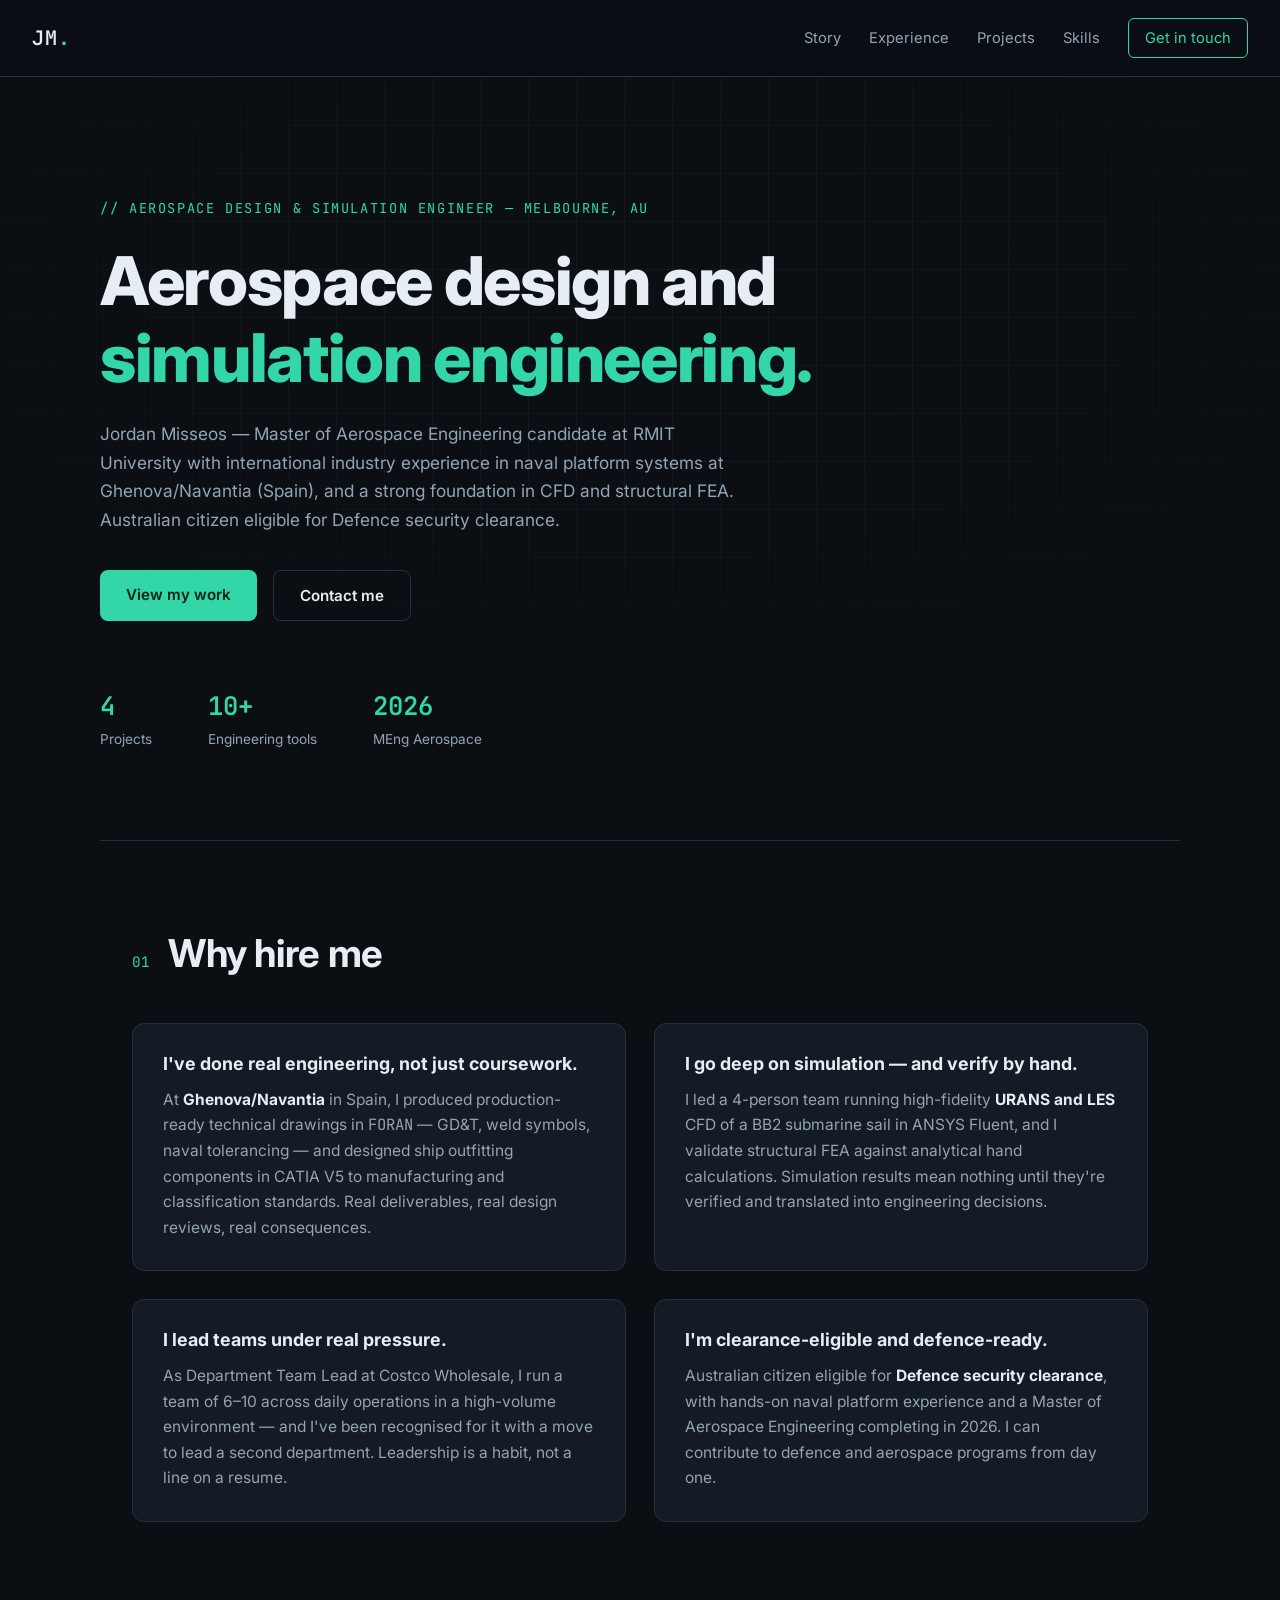
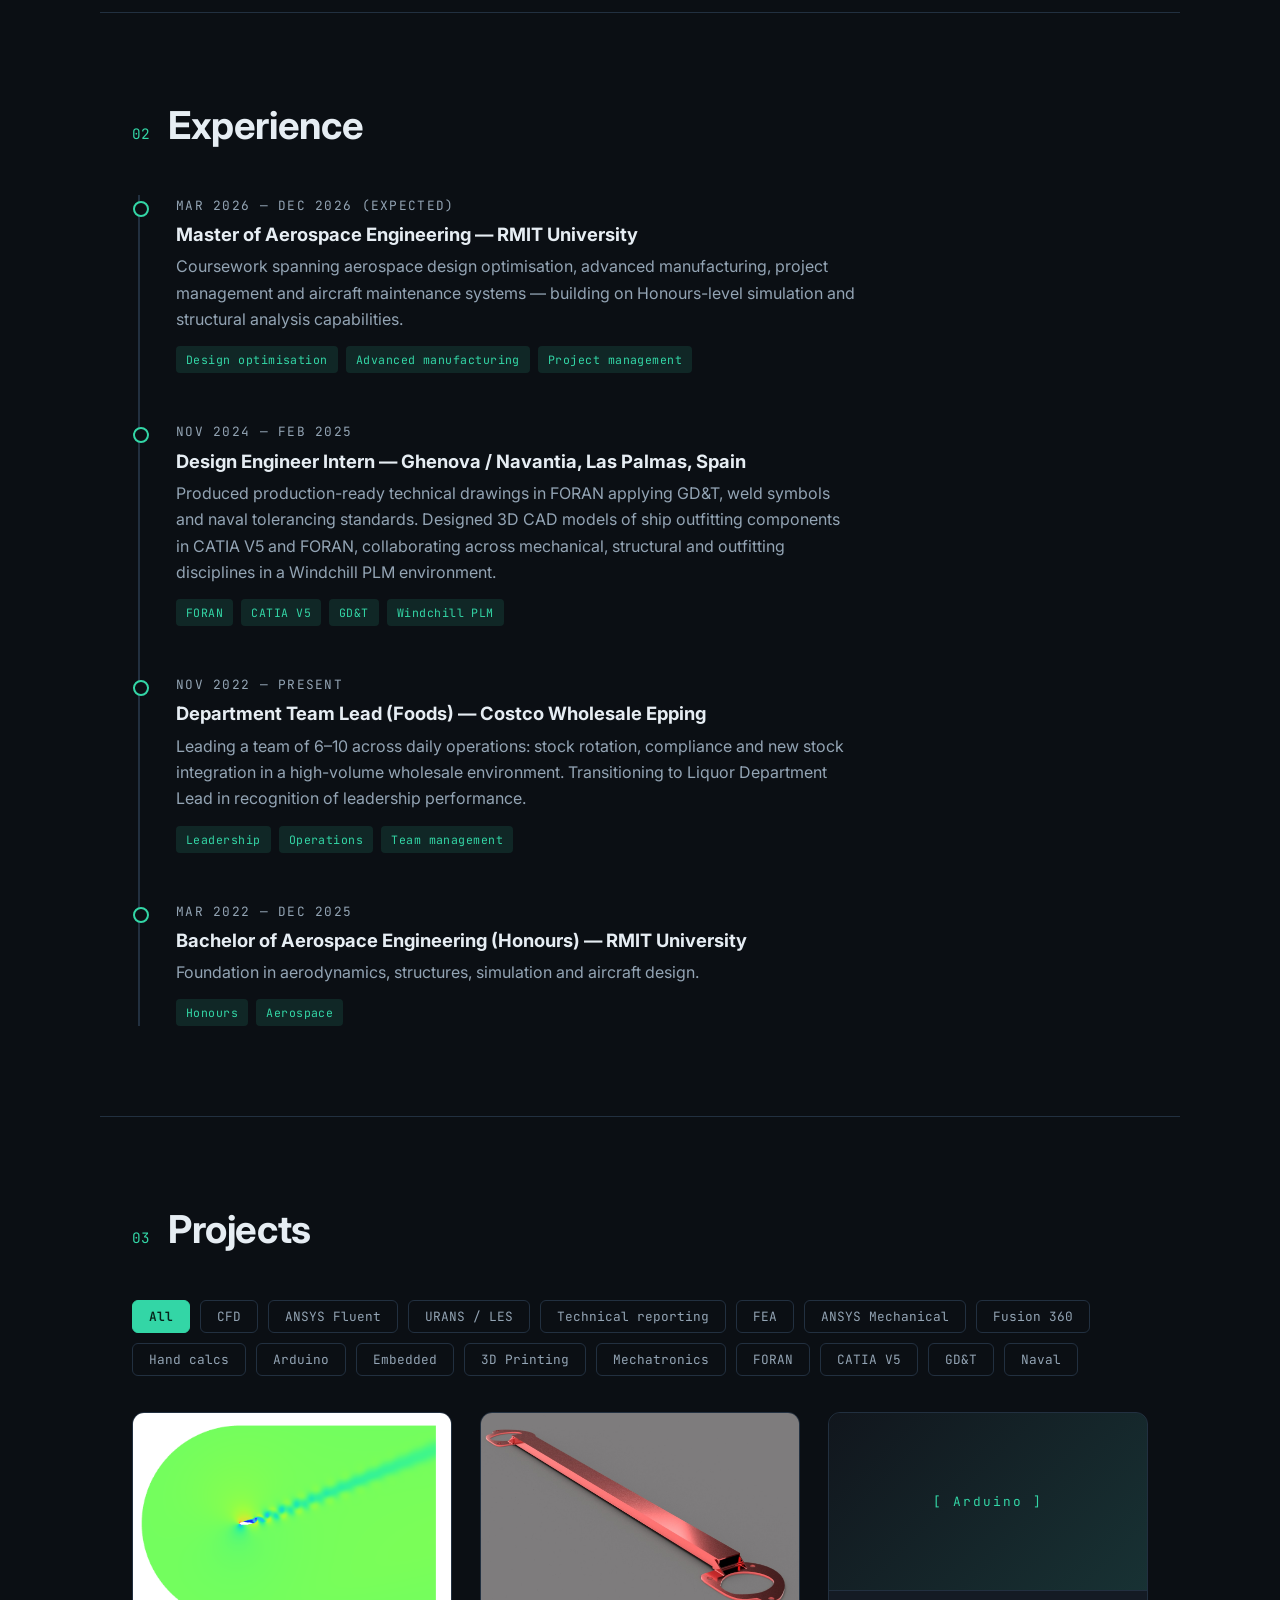
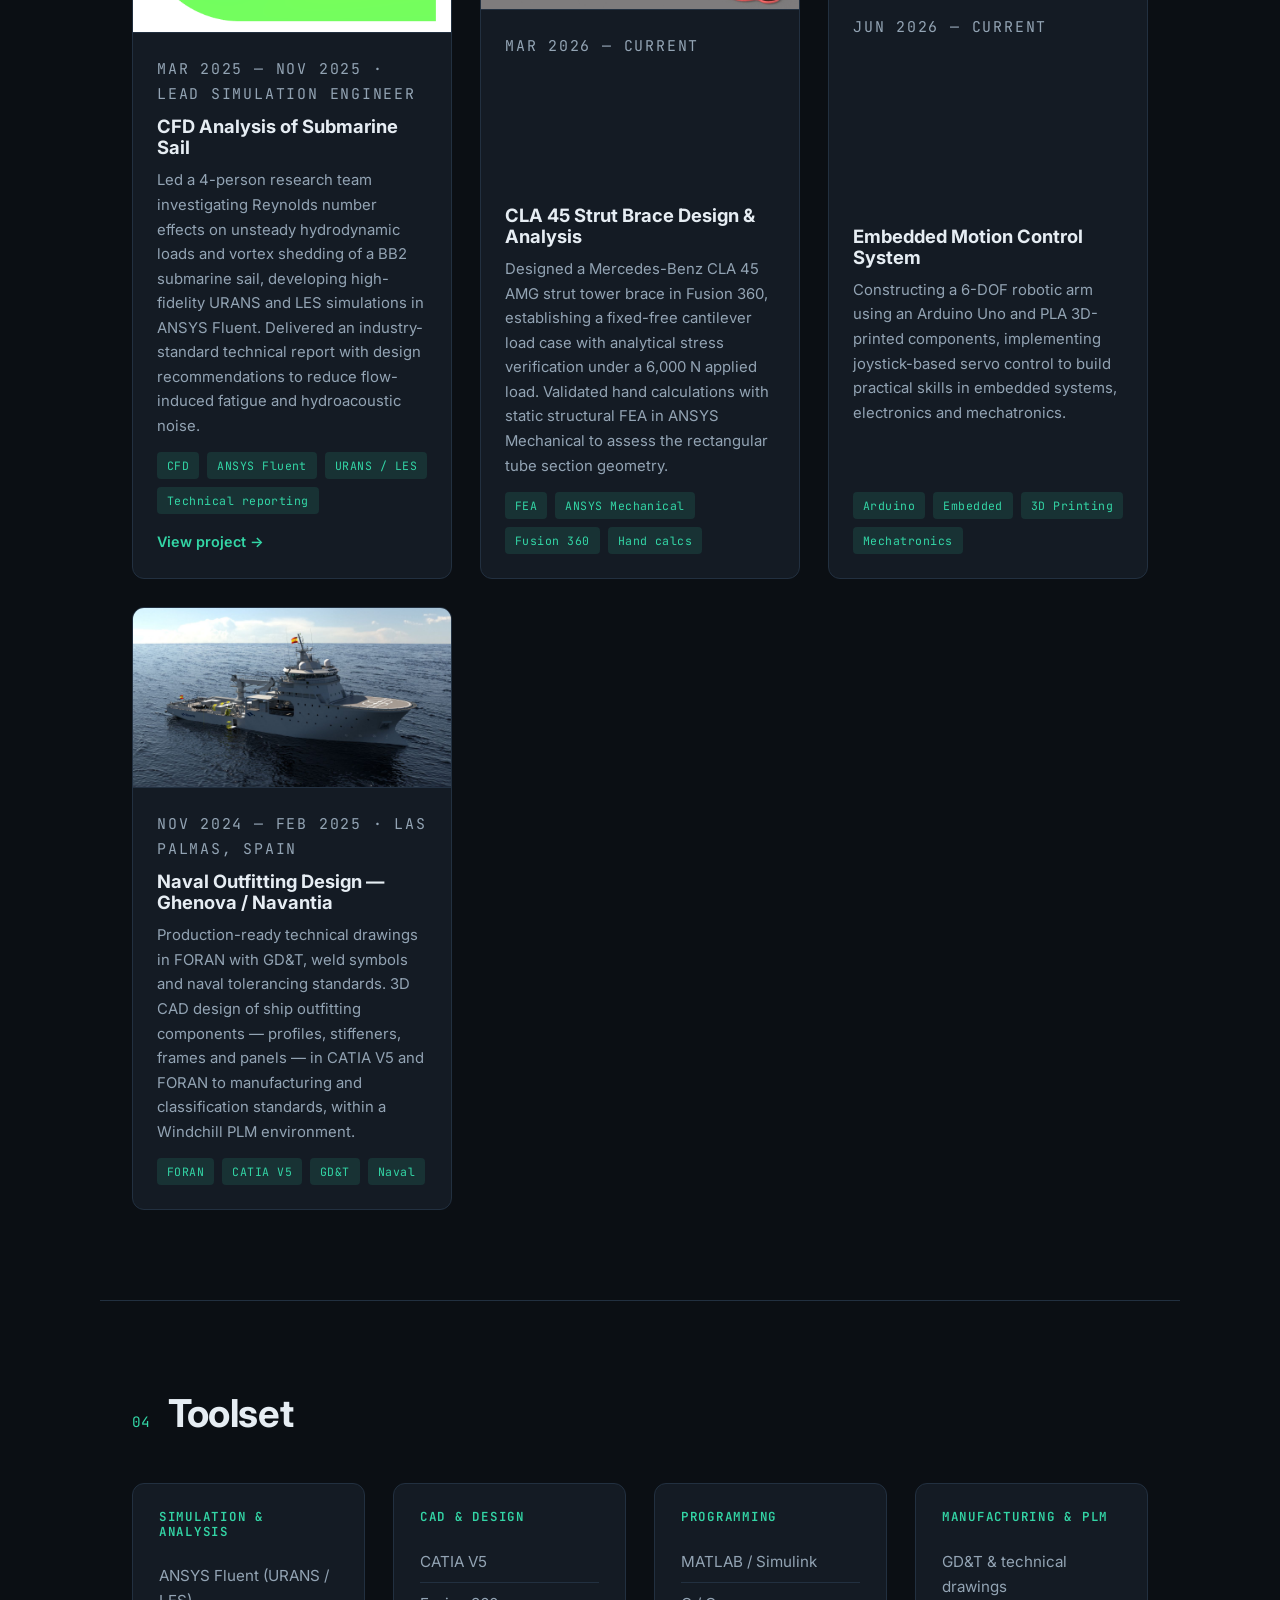
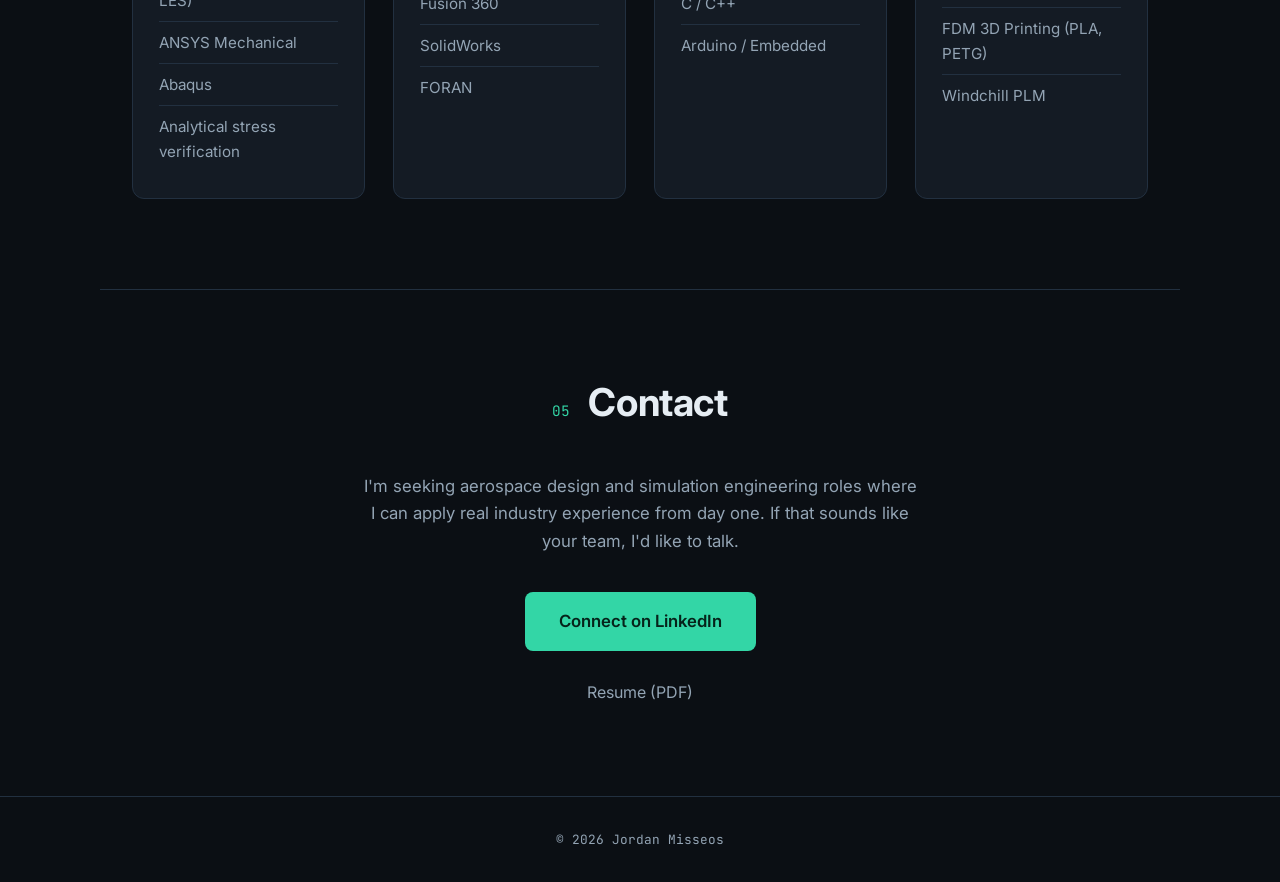
<file: index.html>
<!DOCTYPE html>
<html lang="en">
<head>
  <meta charset="UTF-8" />
  <meta name="viewport" content="width=device-width, initial-scale=1.0" />
  <title>Jordan Misseos — Aerospace Design &amp; Simulation Engineer</title>
  <meta name="description" content="Portfolio of Jordan Misseos — aerospace design and simulation engineer. Master of Aerospace Engineering at RMIT, naval platform experience at Ghenova/Navantia, CFD and structural FEA." />
  <link rel="preconnect" href="https://fonts.googleapis.com" />
  <link rel="preconnect" href="https://fonts.gstatic.com" crossorigin />
  <link href="https://fonts.googleapis.com/css2?family=Inter:wght@400;500;600;700;800&family=JetBrains+Mono:wght@400;500;600&display=swap" rel="stylesheet" />
  <link rel="stylesheet" href="styles.css" />
</head>
<body>

  <!-- ============ NAV ============ -->
  <header class="nav" id="top">
    <a class="nav__logo" href="#top">JM<span class="accent">.</span></a>
    <nav class="nav__links">
      <a href="#story">Story</a>
      <a href="#experience">Experience</a>
      <a href="#projects">Projects</a>
      <a href="#skills">Skills</a>
      <a class="nav__cta" href="#contact">Get in touch</a>
    </nav>
    <button class="nav__burger" id="burger" aria-label="Menu">
      <span></span><span></span><span></span>
    </button>
  </header>

  <!-- ============ HERO ============ -->
  <section class="hero">
    <div class="hero__grid" aria-hidden="true"></div>
    <div class="hero__inner">
      <p class="hero__kicker mono">// AEROSPACE DESIGN &amp; SIMULATION ENGINEER — MELBOURNE, AU</p>
      <h1 class="hero__title">
        Aerospace design and<br />
        <span class="accent">simulation engineering.</span>
      </h1>
      <p class="hero__sub">
        Jordan Misseos — Master of Aerospace Engineering candidate at RMIT University
        with international industry experience in naval platform systems at Ghenova/Navantia (Spain),
        and a strong foundation in CFD and structural FEA. Australian citizen eligible
        for Defence security clearance.
      </p>
      <div class="hero__actions">
        <a class="btn btn--primary" href="#projects">View my work</a>
        <a class="btn btn--ghost" href="#contact">Contact me</a>
      </div>
      <ul class="hero__stats">
        <li><span class="mono accent" id="stat-projects">—</span><span>Projects</span></li>
        <li><span class="mono accent">10+</span><span>Engineering tools</span></li>
        <li><span class="mono accent">2026</span><span>MEng Aerospace</span></li>
      </ul>
    </div>
  </section>

  <!-- ============ STORY ============ -->
  <section class="section" id="story">
    <div class="section__head">
      <p class="section__num mono">01</p>
      <h2>Why hire me</h2>
    </div>
    <div class="story">
      <div class="story__block">
        <h3>I've done real engineering, not just coursework.</h3>
        <p>
          At <strong>Ghenova/Navantia</strong> in Spain, I produced production-ready
          technical drawings in <span class="mono">FORAN</span> — GD&amp;T, weld symbols,
          naval tolerancing — and designed ship outfitting components in CATIA V5
          to manufacturing and classification standards. Real deliverables,
          real design reviews, real consequences.
        </p>
      </div>
      <div class="story__block">
        <h3>I go deep on simulation — and verify by hand.</h3>
        <p>
          I led a 4-person team running high-fidelity <strong>URANS and LES</strong> CFD
          of a BB2 submarine sail in ANSYS Fluent, and I validate structural FEA
          against analytical hand calculations. Simulation results mean nothing
          until they're verified and translated into engineering decisions.
        </p>
      </div>
      <div class="story__block">
        <h3>I lead teams under real pressure.</h3>
        <p>
          As Department Team Lead at Costco Wholesale, I run a team of 6–10 across
          daily operations in a high-volume environment — and I've been recognised
          for it with a move to lead a second department. Leadership is a habit,
          not a line on a resume.
        </p>
      </div>
      <div class="story__block">
        <h3>I'm clearance-eligible and defence-ready.</h3>
        <p>
          Australian citizen eligible for <strong>Defence security clearance</strong>,
          with hands-on naval platform experience and a Master of Aerospace Engineering
          completing in 2026. I can contribute to defence and aerospace programs
          from day one.
        </p>
      </div>
    </div>
  </section>

  <!-- ============ EXPERIENCE ============ -->
  <section class="section" id="experience">
    <div class="section__head">
      <p class="section__num mono">02</p>
      <h2>Experience</h2>
    </div>
    <div class="timeline">
      <article class="timeline__item">
        <p class="timeline__date mono">MAR 2026 — DEC 2026 (EXPECTED)</p>
        <h3>Master of Aerospace Engineering — RMIT University</h3>
        <p>
          Coursework spanning aerospace design optimisation, advanced manufacturing,
          project management and aircraft maintenance systems — building on
          Honours-level simulation and structural analysis capabilities.
        </p>
        <ul class="tags"><li>Design optimisation</li><li>Advanced manufacturing</li><li>Project management</li></ul>
      </article>
      <article class="timeline__item">
        <p class="timeline__date mono">NOV 2024 — FEB 2025</p>
        <h3>Design Engineer Intern — Ghenova / Navantia, Las Palmas, Spain</h3>
        <p>
          Produced production-ready technical drawings in FORAN applying GD&amp;T, weld
          symbols and naval tolerancing standards. Designed 3D CAD models of ship
          outfitting components in CATIA V5 and FORAN, collaborating across mechanical,
          structural and outfitting disciplines in a Windchill PLM environment.
        </p>
        <ul class="tags"><li>FORAN</li><li>CATIA V5</li><li>GD&amp;T</li><li>Windchill PLM</li></ul>
      </article>
      <article class="timeline__item">
        <p class="timeline__date mono">NOV 2022 — PRESENT</p>
        <h3>Department Team Lead (Foods) — Costco Wholesale Epping</h3>
        <p>
          Leading a team of 6–10 across daily operations: stock rotation, compliance
          and new stock integration in a high-volume wholesale environment.
          Transitioning to Liquor Department Lead in recognition of leadership performance.
        </p>
        <ul class="tags"><li>Leadership</li><li>Operations</li><li>Team management</li></ul>
      </article>
      <article class="timeline__item">
        <p class="timeline__date mono">MAR 2022 — DEC 2025</p>
        <h3>Bachelor of Aerospace Engineering (Honours) — RMIT University</h3>
        <p>Foundation in aerodynamics, structures, simulation and aircraft design.</p>
        <ul class="tags"><li>Honours</li><li>Aerospace</li></ul>
      </article>
    </div>
  </section>

  <!-- ============ PROJECTS (rendered from projects.js) ============ -->
  <section class="section" id="projects">
    <div class="section__head">
      <p class="section__num mono">03</p>
      <h2>Projects</h2>
    </div>
    <div class="filters" id="filters"></div>
    <div class="projects" id="project-grid"></div>
  </section>

  <!-- ============ SKILLS ============ -->
  <section class="section" id="skills">
    <div class="section__head">
      <p class="section__num mono">04</p>
      <h2>Toolset</h2>
    </div>
    <div class="skills">
      <div class="skills__group">
        <h3 class="mono">SIMULATION &amp; ANALYSIS</h3>
        <ul><li>ANSYS Fluent (URANS / LES)</li><li>ANSYS Mechanical</li><li>Abaqus</li><li>Analytical stress verification</li></ul>
      </div>
      <div class="skills__group">
        <h3 class="mono">CAD &amp; DESIGN</h3>
        <ul><li>CATIA V5</li><li>Fusion 360</li><li>SolidWorks</li><li>FORAN</li></ul>
      </div>
      <div class="skills__group">
        <h3 class="mono">PROGRAMMING</h3>
        <ul><li>MATLAB / Simulink</li><li>C / C++</li><li>Arduino / Embedded</li></ul>
      </div>
      <div class="skills__group">
        <h3 class="mono">MANUFACTURING &amp; PLM</h3>
        <ul><li>GD&amp;T &amp; technical drawings</li><li>FDM 3D Printing (PLA, PETG)</li><li>Windchill PLM</li></ul>
      </div>
    </div>
  </section>

  <!-- ============ CONTACT ============ -->
  <section class="section section--contact" id="contact">
    <div class="section__head">
      <p class="section__num mono">05</p>
      <h2>Contact</h2>
    </div>
    <p class="contact__lead">
      I'm seeking aerospace design and simulation engineering roles where I can apply
      real industry experience from day one. If that sounds like your team, I'd like to talk.
    </p>
    <a class="btn btn--primary btn--lg" href="https://linkedin.com/in/jordanmisseos" target="_blank" rel="noopener">Connect on LinkedIn</a>
    <div class="contact__links">
      <a href="JordanMisseos.pdf" target="_blank" rel="noopener">Resume (PDF)</a>
    </div>
  </section>

  <footer class="footer">
    <p class="mono">© <span id="year"></span> Jordan Misseos</p>
  </footer>

  <script src="projects.js"></script>
  <script src="main.js"></script>
</body>
</html>
</file>
<file: styles.css>
/* ============================================================
   Jordan Misseos — Portfolio
   Dark engineering theme
   ============================================================ */

:root {
  --bg: #0b0f14;
  --bg-raise: #11161d;
  --bg-card: #141b24;
  --line: #223040;
  --text: #e6edf3;
  --text-dim: #93a4b4;
  --accent: #33d6a6;        /* change one value to retheme the site */
  --accent-soft: rgba(51, 214, 166, 0.12);
  --font-body: "Inter", system-ui, sans-serif;
  --font-mono: "JetBrains Mono", monospace;
  --max-w: 1080px;
}

* { margin: 0; padding: 0; box-sizing: border-box; }
html { scroll-behavior: smooth; }

body {
  background: var(--bg);
  color: var(--text);
  font-family: var(--font-body);
  line-height: 1.65;
  -webkit-font-smoothing: antialiased;
}

.mono { font-family: var(--font-mono); }
.accent { color: var(--accent); }

h1, h2, h3 { line-height: 1.15; font-weight: 700; }

a { color: inherit; text-decoration: none; }

/* ---------- Nav ---------- */
.nav {
  position: sticky;
  top: 0;
  z-index: 50;
  display: flex;
  align-items: center;
  justify-content: space-between;
  padding: 18px 32px;
  background: rgba(11, 15, 20, 0.85);
  backdrop-filter: blur(10px);
  border-bottom: 1px solid var(--line);
}

.nav__logo {
  font-family: var(--font-mono);
  font-weight: 600;
  font-size: 1.25rem;
  letter-spacing: 0.05em;
}

.nav__links {
  display: flex;
  align-items: center;
  gap: 28px;
  font-size: 0.92rem;
  color: var(--text-dim);
}

.nav__links a:hover { color: var(--text); }

.nav__cta {
  color: var(--accent) !important;
  border: 1px solid var(--accent);
  padding: 7px 16px;
  border-radius: 6px;
  transition: background 0.2s;
}
.nav__cta:hover { background: var(--accent-soft); }

.nav__burger { display: none; background: none; border: none; cursor: pointer; }
.nav__burger span {
  display: block;
  width: 22px; height: 2px;
  background: var(--text);
  margin: 5px 0;
}

/* ---------- Hero ---------- */
.hero {
  position: relative;
  padding: 120px 32px 90px;
  overflow: hidden;
}

.hero__grid {
  position: absolute;
  inset: 0;
  background-image:
    linear-gradient(var(--line) 1px, transparent 1px),
    linear-gradient(90deg, var(--line) 1px, transparent 1px);
  background-size: 48px 48px;
  opacity: 0.25;
  mask-image: radial-gradient(ellipse 80% 70% at 50% 30%, black 30%, transparent 75%);
  -webkit-mask-image: radial-gradient(ellipse 80% 70% at 50% 30%, black 30%, transparent 75%);
}

.hero__inner {
  position: relative;
  max-width: var(--max-w);
  margin: 0 auto;
}

.hero__kicker {
  color: var(--accent);
  font-size: 0.85rem;
  letter-spacing: 0.12em;
  margin-bottom: 22px;
}

.hero__title {
  font-size: clamp(2.4rem, 6vw, 4.2rem);
  font-weight: 800;
  letter-spacing: -0.02em;
}

.hero__sub {
  max-width: 640px;
  margin-top: 24px;
  color: var(--text-dim);
  font-size: 1.08rem;
}

.hero__actions { display: flex; gap: 16px; margin-top: 36px; flex-wrap: wrap; }

.hero__stats {
  display: flex;
  gap: 56px;
  margin-top: 64px;
  list-style: none;
}
.hero__stats li { display: flex; flex-direction: column; }
.hero__stats li span:first-child { font-size: 1.6rem; font-weight: 600; }
.hero__stats li span:last-child { color: var(--text-dim); font-size: 0.85rem; }

/* ---------- Buttons ---------- */
.btn {
  display: inline-block;
  padding: 12px 26px;
  border-radius: 8px;
  font-weight: 600;
  font-size: 0.95rem;
  transition: transform 0.15s, background 0.2s, border-color 0.2s;
}
.btn:hover { transform: translateY(-2px); }

.btn--primary { background: var(--accent); color: #06231a; }
.btn--ghost { border: 1px solid var(--line); color: var(--text); }
.btn--ghost:hover { border-color: var(--accent); }
.btn--lg { padding: 16px 34px; font-size: 1.05rem; }

/* ---------- Sections ---------- */
.section {
  max-width: var(--max-w);
  margin: 0 auto;
  padding: 90px 32px;
  border-top: 1px solid var(--line);
}

.section__head {
  display: flex;
  align-items: baseline;
  gap: 18px;
  margin-bottom: 48px;
}
.section__num { color: var(--accent); font-size: 0.9rem; }
.section__head h2 { font-size: clamp(1.7rem, 3.5vw, 2.4rem); letter-spacing: -0.01em; }

/* ---------- Story ---------- */
.story {
  display: grid;
  grid-template-columns: repeat(2, 1fr);
  gap: 28px;
}

.story__block {
  background: var(--bg-card);
  border: 1px solid var(--line);
  border-radius: 12px;
  padding: 30px;
  transition: border-color 0.2s;
}
.story__block:hover { border-color: var(--accent); }
.story__block h3 { font-size: 1.12rem; margin-bottom: 12px; }
.story__block p { color: var(--text-dim); font-size: 0.97rem; }
.story__block strong { color: var(--text); }

/* ---------- Timeline ---------- */
.timeline {
  border-left: 2px solid var(--line);
  margin-left: 6px;
  padding-left: 36px;
  display: flex;
  flex-direction: column;
  gap: 48px;
}

.timeline__item { position: relative; }
.timeline__item::before {
  content: "";
  position: absolute;
  left: -43px;
  top: 6px;
  width: 12px; height: 12px;
  border-radius: 50%;
  background: var(--bg);
  border: 2px solid var(--accent);
}

.timeline__date { color: var(--accent); font-size: 0.8rem; letter-spacing: 0.1em; margin-bottom: 8px; }
.timeline__item h3 { font-size: 1.15rem; margin-bottom: 8px; }
.timeline__item p { color: var(--text-dim); max-width: 680px; }

/* ---------- Tags ---------- */
.tags {
  display: flex;
  flex-wrap: wrap;
  gap: 8px;
  list-style: none;
  margin-top: 14px;
}
.tags li {
  font-family: var(--font-mono);
  font-size: 0.72rem;
  letter-spacing: 0.04em;
  color: var(--accent);
  background: var(--accent-soft);
  padding: 4px 10px;
  border-radius: 4px;
}

/* ---------- Project filters ---------- */
.filters { display: flex; flex-wrap: wrap; gap: 10px; margin-bottom: 36px; }

.filters button {
  font-family: var(--font-mono);
  font-size: 0.8rem;
  color: var(--text-dim);
  background: none;
  border: 1px solid var(--line);
  border-radius: 6px;
  padding: 7px 16px;
  cursor: pointer;
  transition: all 0.2s;
}
.filters button:hover { border-color: var(--accent); color: var(--text); }
.filters button.active {
  background: var(--accent);
  border-color: var(--accent);
  color: #06231a;
  font-weight: 600;
}

/* ---------- Project cards ---------- */
.projects {
  display: grid;
  grid-template-columns: repeat(auto-fill, minmax(310px, 1fr));
  gap: 28px;
}

.card {
  background: var(--bg-card);
  border: 1px solid var(--line);
  border-radius: 12px;
  overflow: hidden;
  display: flex;
  flex-direction: column;
  transition: border-color 0.2s, transform 0.2s;
}
.card:hover { border-color: var(--accent); transform: translateY(-4px); }

.card__media {
  aspect-ratio: 16 / 9;
  background: linear-gradient(135deg, var(--bg-raise), var(--accent-soft));
  display: flex;
  align-items: center;
  justify-content: center;
  border-bottom: 1px solid var(--line);
}
.card__media img { width: 100%; height: 100%; object-fit: cover; display: block; }
.card__media .placeholder {
  font-family: var(--font-mono);
  color: var(--accent);
  font-size: 0.8rem;
  letter-spacing: 0.15em;
}

.card__body { padding: 24px; display: flex; flex-direction: column; flex: 1; }
.card__status {
  font-family: var(--font-mono);
  font-size: 0.7rem;
  letter-spacing: 0.12em;
  color: var(--accent);
  margin-bottom: 10px;
}
.card__body h3 { font-size: 1.15rem; margin-bottom: 10px; }
.card__body p { color: var(--text-dim); font-size: 0.93rem; flex: 1; }
.card__link {
  margin-top: 16px;
  color: var(--accent);
  font-size: 0.9rem;
  font-weight: 600;
}
.card__link:hover { text-decoration: underline; }

/* ---------- Skills ---------- */
.skills {
  display: grid;
  grid-template-columns: repeat(auto-fit, minmax(220px, 1fr));
  gap: 28px;
}

.skills__group {
  background: var(--bg-card);
  border: 1px solid var(--line);
  border-radius: 12px;
  padding: 26px;
}
.skills__group h3 {
  font-size: 0.78rem;
  letter-spacing: 0.14em;
  color: var(--accent);
  margin-bottom: 16px;
  font-weight: 600;
}
.skills__group ul { list-style: none; }
.skills__group li {
  padding: 8px 0;
  border-bottom: 1px solid var(--line);
  color: var(--text-dim);
  font-size: 0.95rem;
}
.skills__group li:last-child { border-bottom: none; }

/* ---------- Contact ---------- */
.section--contact { text-align: center; }
.section--contact .section__head { justify-content: center; }

.contact__lead {
  max-width: 560px;
  margin: 0 auto 36px;
  color: var(--text-dim);
  font-size: 1.05rem;
}

.contact__links {
  margin-top: 28px;
  display: flex;
  justify-content: center;
  gap: 14px;
  color: var(--text-dim);
}
.contact__links a:hover { color: var(--accent); }

/* ---------- Footer ---------- */
.footer {
  border-top: 1px solid var(--line);
  text-align: center;
  padding: 32px;
  color: var(--text-dim);
  font-size: 0.8rem;
}

/* ---------- Responsive ---------- */
@media (max-width: 760px) {
  .nav__links {
    display: none;
    position: absolute;
    top: 100%;
    left: 0;
    right: 0;
    flex-direction: column;
    background: var(--bg-raise);
    border-bottom: 1px solid var(--line);
    padding: 24px;
  }
  .nav__links.open { display: flex; }
  .nav__burger { display: block; }

  .hero { padding: 80px 24px 60px; }
  .hero__stats { gap: 32px; }
  .section { padding: 64px 24px; }
  .story { grid-template-columns: 1fr; }
}
</file>
